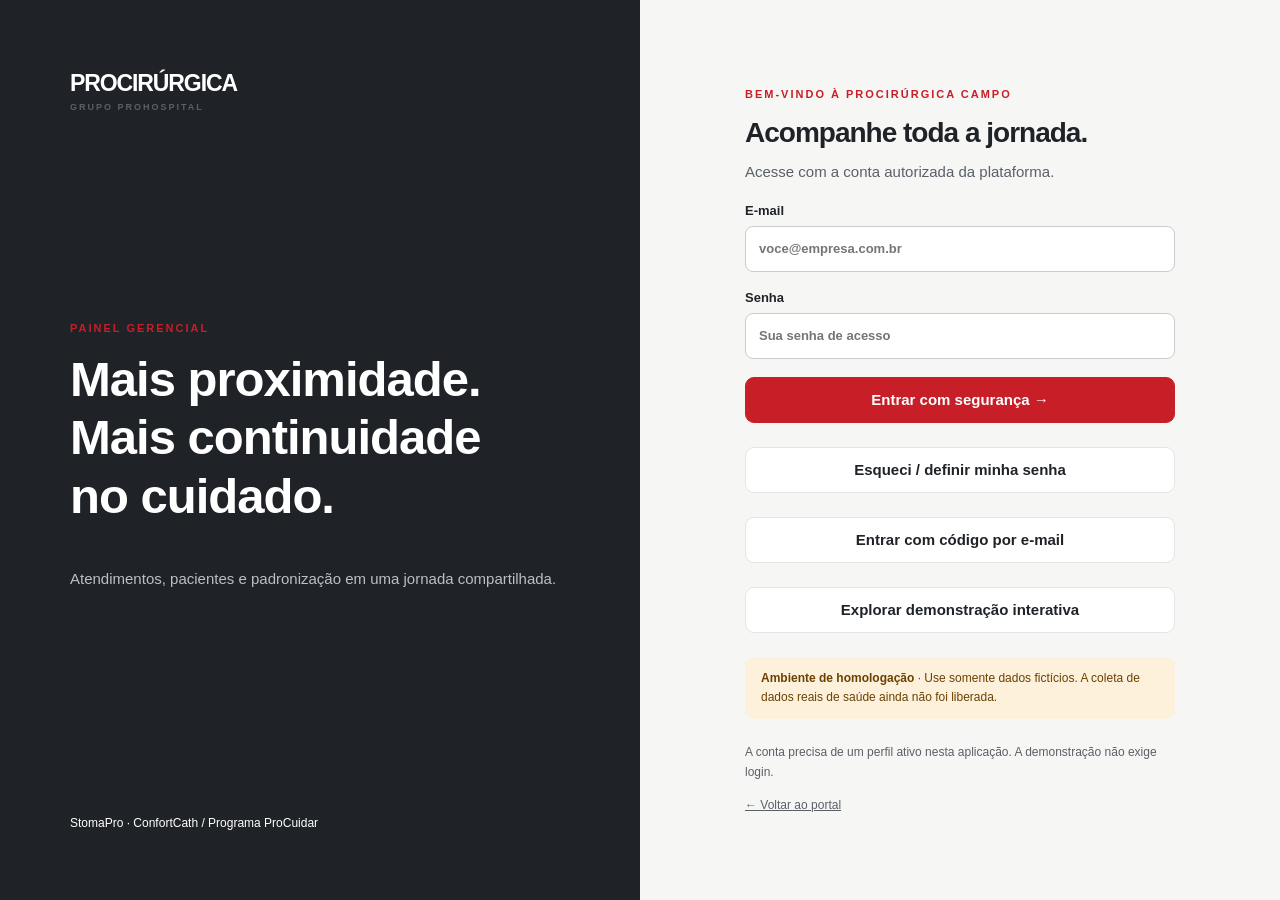
<file: index.html>
<!doctype html><html lang="pt-BR"><head><meta charset="UTF-8"><meta name="viewport" content="width=device-width,initial-scale=1"><meta name="theme-color" content="#C81E28"><meta name="robots" content="noindex,nofollow"><meta name="description" content="Procirúrgica Campo — gestão de atendimentos, acompanhamento e padronização de produtos."><title>ProCuidar · Grupo Prohospital</title><link rel="icon" href="/icon.svg" type="image/svg+xml"><link rel="manifest" href="/manifest.webmanifest"><link rel="stylesheet" href="/style.css"></head><body><div id="app"><div class="loading">Preparando seu ambiente…</div></div><div id="toast" role="status" aria-live="polite"></div><dialog id="modal"></dialog><script type="module" src="/app.js"></script></body></html>
</file>
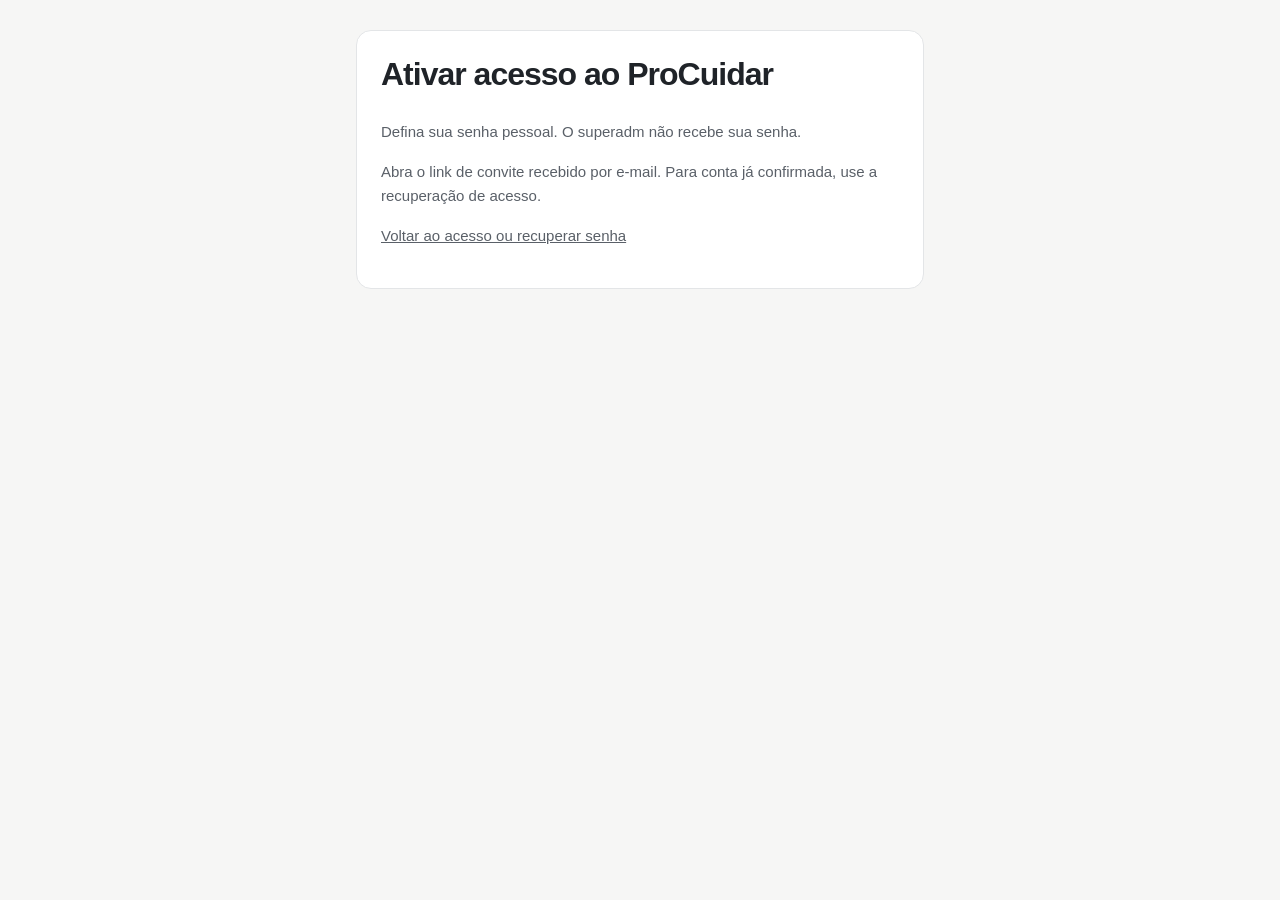
<file: ativar.html>
<!doctype html><html lang="pt-BR"><head><meta charset="utf-8"><meta name="viewport" content="width=device-width,initial-scale=1"><meta name="referrer" content="no-referrer"><meta name="robots" content="noindex,nofollow"><title>Ativar acesso · ProCuidar</title><link rel="stylesheet" href="/style.css"></head><body><main class="content pesquisa-publica"><section class="card"><h1>Ativar acesso ao ProCuidar</h1><p>Defina sua senha pessoal. O superadm não recebe sua senha.</p><p id="ativacao-status" role="status">Validando convite…</p><form id="ativacao-form" hidden><label class="field">Senha pessoal (mínimo 12 caracteres)<input name="senha" type="password" minlength="12" maxlength="128" required autocomplete="new-password"></label><label class="field">Confirme a senha<input name="confirmacao" type="password" minlength="12" maxlength="128" required autocomplete="new-password"></label><button class="btn primary" type="submit">Definir senha e concluir ativação</button></form><p><a href="/gerencial/">Voltar ao acesso ou recuperar senha</a></p></section></main><script type="module" src="/ativar-acesso.js"></script></body></html>
</file>
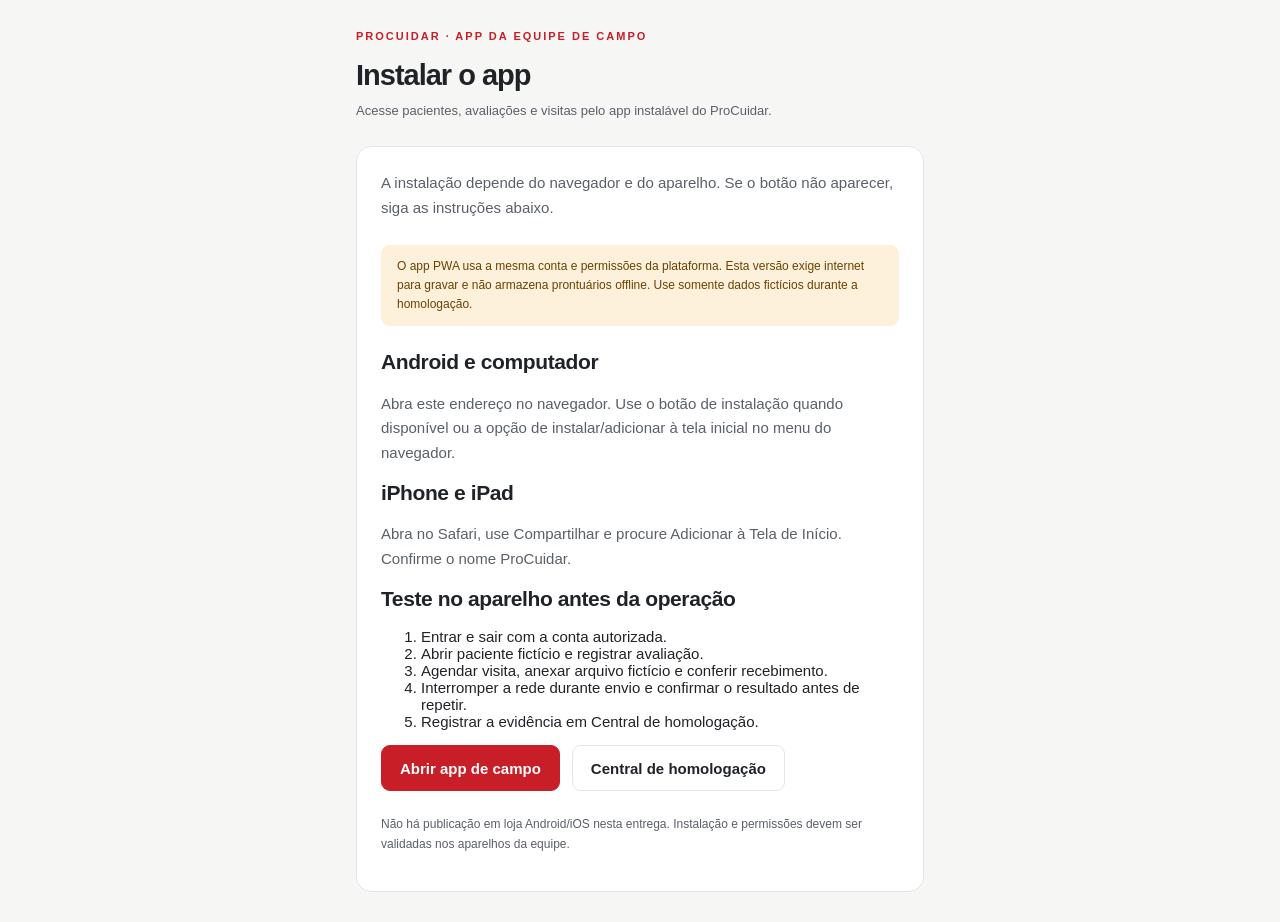
<file: instalar.html>
<!doctype html><html lang="pt-BR"><head><meta charset="utf-8"><meta name="viewport" content="width=device-width,initial-scale=1"><meta name="theme-color" content="#C81E28"><meta name="robots" content="noindex,nofollow"><title>Instalar ProCuidar</title><link rel="manifest" href="/manifest.webmanifest"><link rel="icon" href="/icon.svg" type="image/svg+xml"><link rel="stylesheet" href="/style.css"></head><body><main id="instalar-publico" class="content pesquisa-publica"></main><script type="module" src="/instalar-publico.js"></script></body></html>
</file>
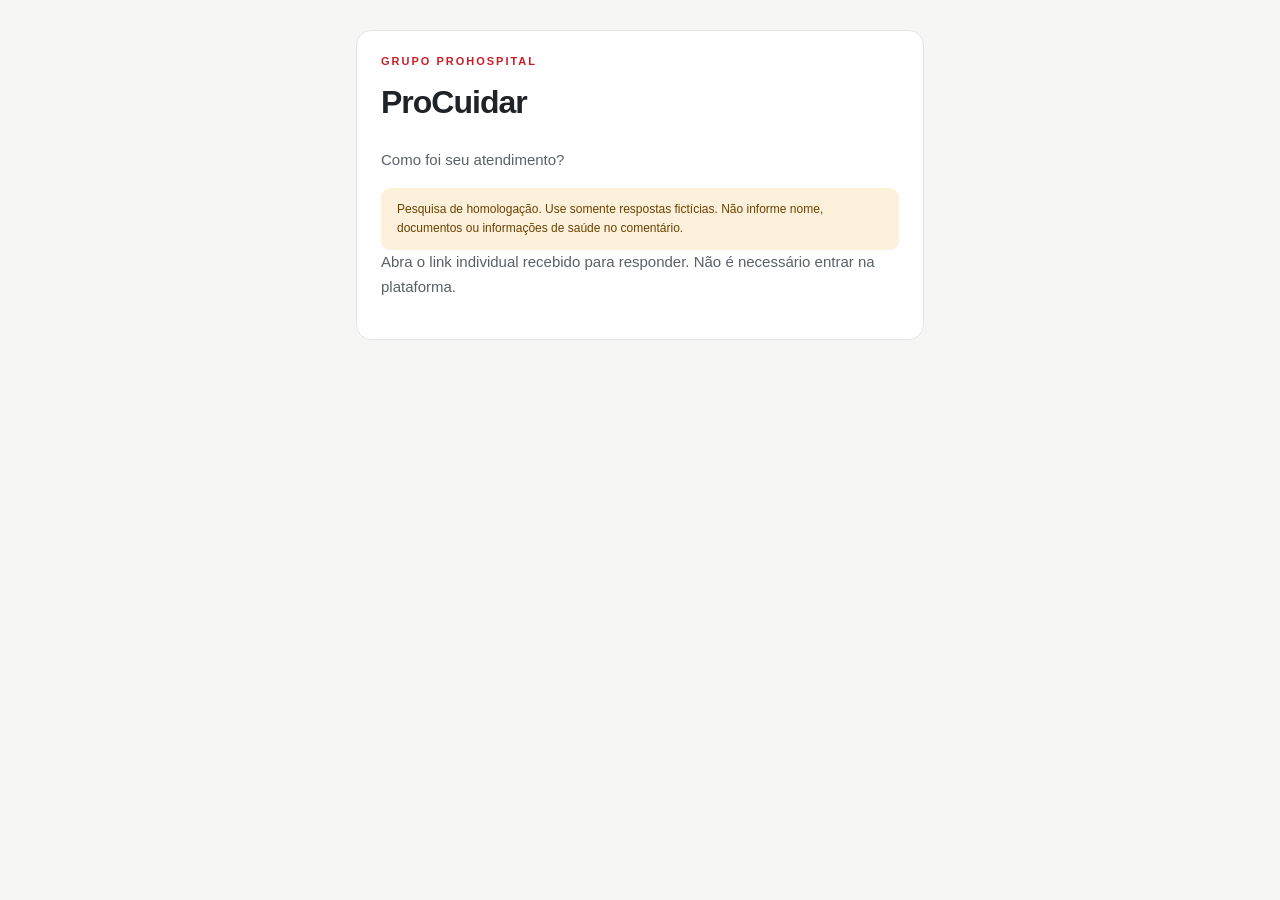
<file: pesquisa.html>
<!doctype html><html lang="pt-BR"><head><meta charset="utf-8"><meta name="viewport" content="width=device-width,initial-scale=1"><meta name="robots" content="noindex,nofollow"><meta name="referrer" content="no-referrer"><meta name="theme-color" content="#C81E28"><title>Pesquisa ProCuidar</title><link rel="stylesheet" href="/style.css"></head><body><main class="content pesquisa-publica"><section class="card"><div class="eyebrow">GRUPO PROHOSPITAL</div><h1>ProCuidar</h1><p>Como foi seu atendimento?</p><div class="notice">Pesquisa de homologação. Use somente respostas fictícias. Não informe nome, documentos ou informações de saúde no comentário.</div><form id="pesquisa-direta"><label class="field">Em uma escala de 0 a 10, quanto você recomendaria o programa ProCuidar?<select name="nota" required><option value="">Selecione</option><option>0</option><option>1</option><option>2</option><option>3</option><option>4</option><option>5</option><option>6</option><option>7</option><option>8</option><option>9</option><option>10</option></select></label><label class="field">Quem está respondendo?<select name="respondente"><option value="paciente">Paciente</option><option value="familiar">Familiar</option><option value="cuidador">Cuidador</option></select></label><label class="field">O que podemos melhorar? (opcional)<textarea name="comentario" maxlength="1000" rows="4"></textarea></label><label class="check"><input type="checkbox" required>Confirmo minha resposta fictícia para esta pesquisa.</label><button class="btn primary full" type="submit">Enviar avaliação</button></form><p id="pesquisa-status" role="status" aria-live="polite"></p></section></main><script type="module" src="/pesquisa-direta.js"></script></body></html>
</file>
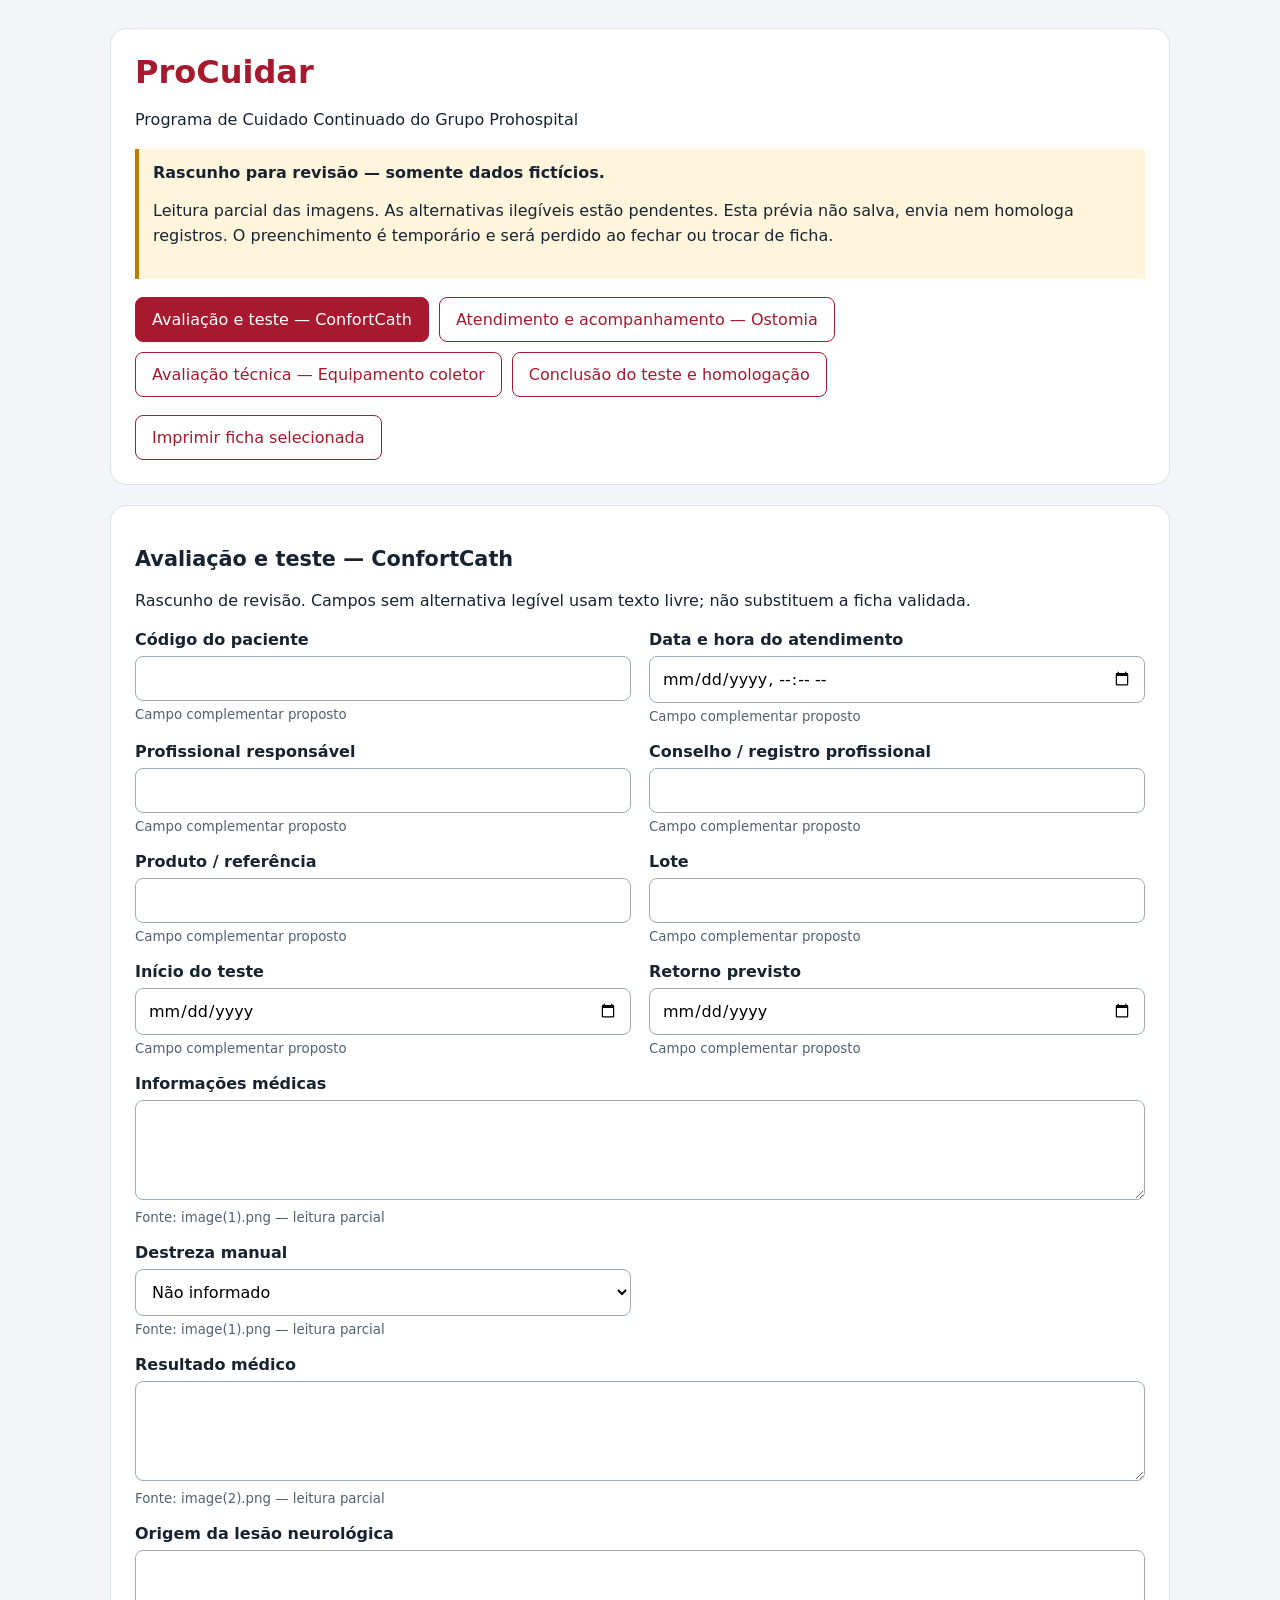
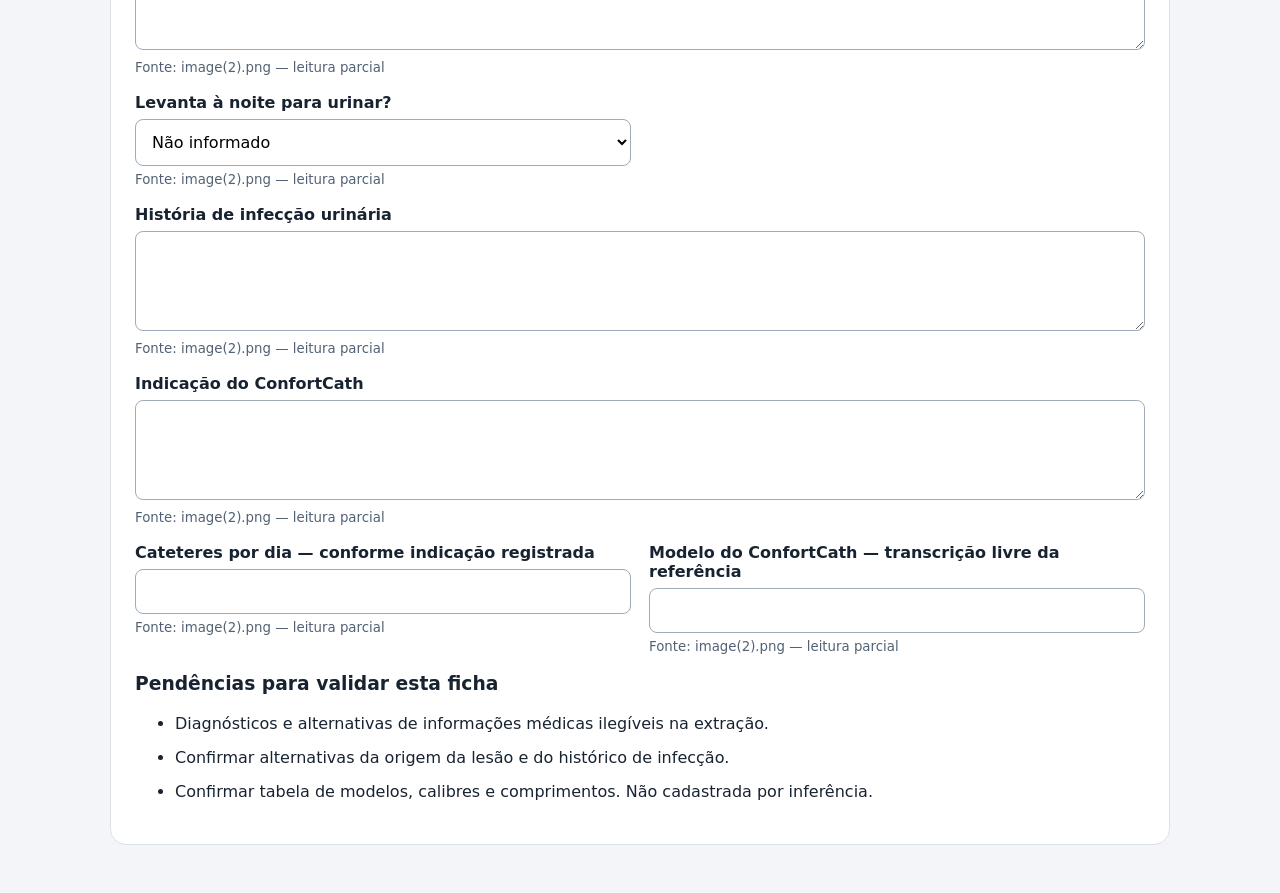
<file: web/procuidar/formularios.html>
<!doctype html><html lang="pt-BR"><head><meta charset="utf-8"><meta name="viewport" content="width=device-width,initial-scale=1"><meta name="robots" content="noindex,nofollow"><title>ProCuidar | Revisão de formulários</title><link rel="stylesheet" href="formularios.css"></head><body><main><header><h1>ProCuidar</h1><p>Programa de Cuidado Continuado do Grupo Prohospital</p><div class="notice"><strong>Rascunho para revisão — somente dados fictícios.</strong><p>Leitura parcial das imagens. As alternativas ilegíveis estão pendentes. Esta prévia não salva, envia nem homologa registros. O preenchimento é temporário e será perdido ao fechar ou trocar de ficha.</p></div><nav id="tabs" aria-label="Formulários"></nav><div class="actions"><button id="imprimir" type="button">Imprimir ficha selecionada</button></div></header><section id="formulario" class="panel" aria-live="polite"></section></main><script type="module" src="formularios.js"></script></body></html>
</file>
<file: style.css>
:root{--red:#c81e28;--ink:#1f2328;--muted:#5a6068;--bg:#f6f6f5;--line:#e3e5e7;--blue:#0e6a99;--green:#1d6b3a;font-family:Montserrat,Inter,Arial,sans-serif;color:var(--ink);background:var(--bg);font-size:15px}*{box-sizing:border-box}body{margin:0}button,input,select,textarea{font:inherit}button,a,input,select,textarea{touch-action:manipulation}button,a{transition:background .15s}a{color:inherit}button{cursor:pointer}button:disabled{cursor:not-allowed;opacity:.5}button:focus-visible,a:focus-visible,input:focus-visible,select:focus-visible,textarea:focus-visible{outline:3px solid #0e6a99;outline-offset:3px}h1,h2,h3,p{margin-top:0}h1{font-size:32px;letter-spacing:-1px;line-height:1.2}h2{font-size:21px;letter-spacing:-.4px}h3{font-size:17px}p{line-height:1.65;color:var(--muted)}.wordmark{font-size:23px;font-weight:850;letter-spacing:-1.1px;color:var(--red);text-decoration:none}.submark{display:block;font-size:9px;font-weight:700;letter-spacing:2px;color:var(--muted);margin-top:5px}.btn{min-height:46px;border:1px solid var(--line);background:white;border-radius:9px;padding:12px 18px;color:var(--ink);text-decoration:none;display:inline-flex;align-items:center;justify-content:center;gap:9px;font-weight:650}.btn:hover{background:#f1f2f1}.btn.primary{background:var(--red);color:white;border-color:var(--red)}.btn.primary:hover{background:#a8171f}.btn.blue{background:var(--blue);border-color:var(--blue);color:white}.btn.ghost{background:transparent}.badge{display:inline-flex;align-items:center;gap:6px;background:#f1f2f1;padding:6px 9px;font-size:11px;border-radius:6px;font-weight:700;white-space:nowrap}.badge.red{color:#9e1820;background:#fce8e9}.badge.blue{color:#0a4f73;background:#e3f1f8}.badge.green{color:#1d6b3a;background:#e5f4ea}.badge.amber{color:#6b4100;background:#fdf1dc}.eyebrow{text-transform:uppercase;letter-spacing:2px;font-size:11px;font-weight:800;color:var(--red);margin-bottom:16px}.row{display:flex;gap:12px;align-items:center;flex-wrap:wrap}.between{justify-content:space-between}.muted{color:var(--muted)}.small{font-size:12px}.card{background:white;border:1px solid var(--line);border-radius:15px;padding:24px}.grid{display:grid;grid-template-columns:repeat(2,minmax(0,1fr));gap:20px}.landing{max-width:1200px;margin:auto;padding:32px}.landing header{display:flex;justify-content:space-between;align-items:center;gap:24px}.hero{display:grid;grid-template-columns:1.2fr 1fr;gap:70px;align-items:center;padding:85px 0 60px}.hero h1{font-size:57px;max-width:650px;letter-spacing:-2.7px}.hero h1 em{font-style:normal;color:var(--red)}.hero p{max-width:540px;font-size:17px}.hero-art{background:var(--ink);border-radius:24px;padding:32px;position:relative;color:white}.hero-art p{color:#c1c6cc}.hero-art h2{font-size:28px}.mini-card{background:#ffffff0c;border:1px solid #ffffff24;border-radius:12px;padding:18px;margin-top:14px}.mini-card .muted{color:#b9c0c6}.mini-card strong{display:block;margin:9px 0}.path{display:flex;gap:7px;align-items:center;margin:26px 0}.path span{height:5px;flex:1;border-radius:3px;background:#ffffff26}.path span:first-child,.path span:nth-child(2){background:var(--red)}.feature-icon{font-size:24px;color:var(--red);margin-bottom:18px}.landing-footer{border-top:1px solid var(--line);padding:28px 0;display:flex;justify-content:space-between;margin-top:40px;color:var(--muted);font-size:12px}.notice{padding:12px 16px;border-radius:9px;background:#fdf1dc;color:#6b4100;line-height:1.6;font-size:12px}.login-wrap{min-height:100vh;display:grid;grid-template-columns:1fr 1fr}.login-story{background:var(--ink);padding:70px;color:white;display:flex;flex-direction:column;justify-content:space-between}.login-story h1{font-size:49px;max-width:530px}.login-story p{color:#b9c0c6}.login-story .wordmark{color:white}.login-form{display:flex;align-items:center;justify-content:center;padding:40px}.login-box{max-width:430px;width:100%}.login-box h1{font-size:28px;margin-bottom:10px}label.field{display:flex;flex-direction:column;gap:8px;font-size:13px;font-weight:650;margin:18px 0}input,select,textarea{width:100%;padding:13px;border:1px solid #c8cdd2;border-radius:8px;background:white;color:var(--ink);min-height:46px}textarea{min-height:100px;resize:vertical}label.check{display:flex;align-items:flex-start;gap:10px;font-size:13px;line-height:1.65;margin:15px 0}label.check input{width:20px;min-height:20px;flex-shrink:0;margin-top:2px;accent-color:var(--red)}.full{width:100%}.shell{display:grid;grid-template-columns:244px 1fr;min-height:100vh}.sidebar{background:white;border-right:1px solid var(--line);padding:30px 20px;display:flex;flex-direction:column;position:sticky;top:0;height:100vh}.sidebar .wordmark{font-size:21px;margin:0 7px}.workspace{margin:32px 0 18px;padding:12px;background:var(--bg);border-radius:9px;font-size:11px;line-height:1.7}.nav{display:flex;flex-direction:column;gap:6px}.nav a{text-decoration:none;min-height:46px;padding:13px 14px;font-size:13px;border-radius:9px;display:flex;gap:12px;font-weight:600;color:var(--muted)}.nav a.active{background:#fce8e9;color:#9e1820}.nav a:hover{background:var(--bg)}.sidebar-foot{margin-top:auto;padding:22px 8px 0;font-size:11px;color:var(--muted)}.main{min-width:0}.topbar{height:82px;border-bottom:1px solid var(--line);display:flex;align-items:center;justify-content:space-between;gap:20px;padding:0 36px;background:#ffffffb8}.avatar{background:var(--ink);color:white;border-radius:50%;width:35px;height:35px;display:grid;place-items:center;font-size:12px;font-weight:700}.content{padding:30px 36px;max-width:1550px;margin:auto}.page-head{display:flex;justify-content:space-between;align-items:center;gap:20px;margin-bottom:25px}.page-head h1{font-size:29px;margin-bottom:7px}.page-head p{font-size:13px;margin:0}.stats{display:grid;grid-template-columns:repeat(4,minmax(0,1fr));gap:16px;margin:24px 0}.stat{padding:22px;background:white;border:1px solid var(--line);border-radius:12px}.stat p{font-size:12px;margin-bottom:20px}.stat strong{font-size:34px;letter-spacing:-1px}.stat small{display:block;font-size:11px;color:var(--muted);margin-top:12px}.stat:first-child{border-top:3px solid var(--red)}.section-title{display:flex;justify-content:space-between;align-items:center;gap:12px;margin-bottom:20px}.section-title h2{margin:0}.bar{height:8px;background:#f1f2f1;border-radius:6px;overflow:hidden;margin:10px 0 18px}.bar i{display:block;height:100%;background:var(--red);width:0}.empty{text-align:center;padding:38px 24px;color:var(--muted)}.empty strong{display:block;color:var(--ink);margin:12px;font-size:16px}.table-wrap{overflow:auto}table{width:100%;border-collapse:collapse;text-align:left;font-size:12px;white-space:nowrap}th{font-size:10px;text-transform:uppercase;letter-spacing:.7px;color:var(--muted);background:var(--bg)}td,th{padding:15px;border-bottom:1px solid var(--line)}td b{font-size:13px}.toolbar{display:flex;gap:12px;margin-bottom:20px}.toolbar input{max-width:350px}.toolbar select{max-width:210px}.list-item{padding:17px 0;border-bottom:1px solid var(--line)}.list-item:last-child{border:0}.list-item strong{font-size:13px}.list-item p{margin:7px 0 0;font-size:12px}.cards-3{display:grid;grid-template-columns:repeat(3,minmax(0,1fr));gap:16px}.action-card{display:block;text-decoration:none;border-top:3px solid var(--red)}.action-card.blue{border-color:var(--blue)}.action-card h2{margin:20px 0 10px}.action-card p{font-size:12px}.loading{padding:70px;text-align:center}dialog{border:0;border-radius:16px;padding:0;max-width:820px;width:calc(100% - 30px);max-height:91vh;box-shadow:0 20px 100px #0004}dialog::backdrop{background:#11182780}.modal-head{padding:24px;border-bottom:1px solid var(--line);display:flex;justify-content:space-between;align-items:center}.modal-head h2{margin:0}.modal-body{padding:0 24px 24px}.modal-actions{display:flex;justify-content:flex-end;gap:12px;margin-top:24px}.form-grid{display:grid;grid-template-columns:repeat(2,minmax(0,1fr));gap:0 20px}.form-grid .wide{grid-column:1/-1}fieldset{border:1px solid var(--line);border-radius:10px;margin:18px 0;padding:16px}legend{font-size:13px;font-weight:700}#toast{display:none;position:fixed;bottom:25px;right:25px;max-width:430px;background:var(--ink);color:white;padding:16px 22px;border-radius:12px;z-index:1000;box-shadow:0 5px 20px #0002}#toast.show{display:block}.mobile-only{display:none}.space-top{margin-top:24px}.settings-row{padding:18px 0;border-bottom:1px solid var(--line);display:flex;justify-content:space-between;gap:20px}.settings-row p{font-size:12px;margin:5px 0 0}.chips{display:flex;flex-wrap:wrap;gap:8px}.chips .check{margin:0;border:1px solid var(--line);padding:10px 12px;border-radius:8px}.detail-grid{display:grid;grid-template-columns:1fr 1fr;gap:16px}.detail-grid p{font-size:13px;margin:0}.detail-grid b{display:block;margin-bottom:8px;color:var(--ink)}.online{display:inline-flex;gap:6px;align-items:center;font-size:11px;color:var(--green)}.online:before{content:'';width:6px;height:6px;background:currentColor;border-radius:50%}.off{color:#6b4100}.version{font-size:10px;letter-spacing:.6px;color:var(--muted)}
@media(max-width:1050px){.stats{grid-template-columns:repeat(2,minmax(0,1fr))}.hero{gap:30px}.hero h1{font-size:45px}.shell{grid-template-columns:210px 1fr}.content{padding:24px}.topbar{padding:0 24px}.cards-3{grid-template-columns:1fr}.login-story{padding:40px}.login-story h1{font-size:39px}}
@media(max-width:760px){.landing{padding:24px}.landing header .small{display:none}.hero{grid-template-columns:1fr;padding:50px 0 35px;gap:28px}.hero h1{font-size:40px}.hero-art{padding:24px}.grid,.login-wrap,.form-grid,.detail-grid{grid-template-columns:1fr}.login-story{display:none}.login-form{min-height:100vh;padding:25px}.shell{display:block}.sidebar{height:auto;position:static;padding:20px 16px 10px;border-right:0}.workspace,.sidebar-foot{display:none}.nav{flex-direction:row;overflow:auto;margin-top:20px}.nav a{white-space:nowrap;padding:12px;font-size:12px}.topbar{height:auto;min-height:65px;padding:12px 20px}.topbar .hide-mobile{display:none}.content{padding:22px 16px}.page-head{align-items:flex-start}.page-head h1{font-size:25px}.page-head .btn{font-size:12px;padding:10px}.stats{gap:10px}.stat{padding:16px}.stat strong{font-size:28px}.card{padding:19px}.mobile-only{display:block}.toolbar{flex-wrap:wrap}.toolbar input,.toolbar select{max-width:none}.landing-footer{gap:20px}.modal-head{padding:18px}.modal-body{padding:0 18px 20px}.settings-row{flex-direction:column;gap:10px}.version{display:none}}

[hidden]{display:none!important}

.prontuario-midia{display:block;width:100%;max-height:65vh;object-fit:contain;background:#f3f5f7;border-radius:12px}

.modal-head{position:sticky;top:0;background:white;z-index:3}
.modal-body{overflow-wrap:anywhere}.form-grid>*,fieldset{min-width:0}.texto-prontuario{white-space:pre-wrap}
@media(max-width:760px){
 .patient-table,.patient-table tbody,.patient-table tr,.patient-table td{display:block;width:100%;white-space:normal}
 .patient-table thead{position:absolute;width:1px;height:1px;overflow:hidden;clip-path:inset(50%)}
 .patient-table tbody tr{border:1px solid var(--line);border-radius:12px;padding:10px;margin:12px 0;background:#fff}
 .patient-table td{border:0;padding:8px 6px}.patient-table td:before{content:attr(data-label);display:block;color:var(--muted);font-size:10px;font-weight:700;text-transform:uppercase;margin-bottom:5px}
 .patient-table td:last-child .btn{width:100%}.toolbar{flex-wrap:wrap}.toolbar label.field{flex:1 1 180px;min-width:0;margin:8px 0}
}

.field-bottom-nav{display:none}.visit-card{overflow-wrap:anywhere}.visit-card .row{flex-wrap:wrap}
@media(max-width:760px){
 .field-mode .content{padding-bottom:100px}
 .field-bottom-nav{position:fixed;bottom:0;left:0;right:0;z-index:10;display:grid;grid-template-columns:repeat(4,1fr);background:#fff;border-top:1px solid var(--line);padding:6px 8px calc(6px + env(safe-area-inset-bottom));box-shadow:0 -4px 20px #15233312}
 .field-bottom-nav a{display:flex;align-items:center;justify-content:center;min-height:48px;text-align:center;text-decoration:none;font-size:12px;font-weight:700;color:var(--muted);border-radius:10px}
 .field-bottom-nav a[aria-current=page]{background:#fce8e9;color:var(--red)}
 input,select,textarea{font-size:16px}.btn{min-height:44px}
 .visit-card .row .btn{flex:1 1 130px}
 dialog{width:calc(100% - 16px);max-height:94dvh}.modal-actions{flex-wrap:wrap}
 .page-head{flex-wrap:wrap;gap:12px}#toast{bottom:85px;right:12px;left:12px}
}

.pesquisa-publica{max-width:640px;margin:auto}
</file>
<file: web/procuidar/formularios.css>
:root{font-family:system-ui,sans-serif;color:#182331;background:#f3f5f8}body{margin:0}main{max-width:1060px;margin:auto;padding:28px}header,.panel{background:white;border:1px solid #dce2e9;border-radius:16px;padding:24px;margin-bottom:20px}h1{margin:0;color:#a6192e}h2{font-size:1.3rem}p{line-height:1.6}.notice{background:#fff5dc;border-left:4px solid #bc7d00;padding:14px}.grid{display:grid;grid-template-columns:repeat(2,minmax(0,1fr));gap:18px}label{display:block;font-weight:600}input,select,textarea{box-sizing:border-box;width:100%;padding:12px;margin-top:7px;border:1px solid #9eacba;border-radius:8px;font:inherit;background:white}textarea{min-height:100px}.wide{grid-column:1/-1}small{display:block;font-weight:400;color:#526274;margin-top:6px}nav{display:flex;gap:10px;flex-wrap:wrap;margin:18px 0}button{font:inherit;cursor:pointer;padding:12px 16px;border-radius:8px;border:1px solid #a6192e;background:white;color:#a6192e}button[aria-pressed=true]{background:#a6192e;color:white}:focus-visible{outline:3px solid #1565c0;outline-offset:3px}li{margin:10px 0;line-height:1.5}@media(max-width:650px){main{padding:12px}.grid{grid-template-columns:1fr}.wide{grid-column:auto}}@media print{nav,.actions{display:none}body{background:white}main{padding:0}header,.panel{border:0;padding:8px}.notice{border:1px solid #888}textarea{min-height:75px}}
</file>
